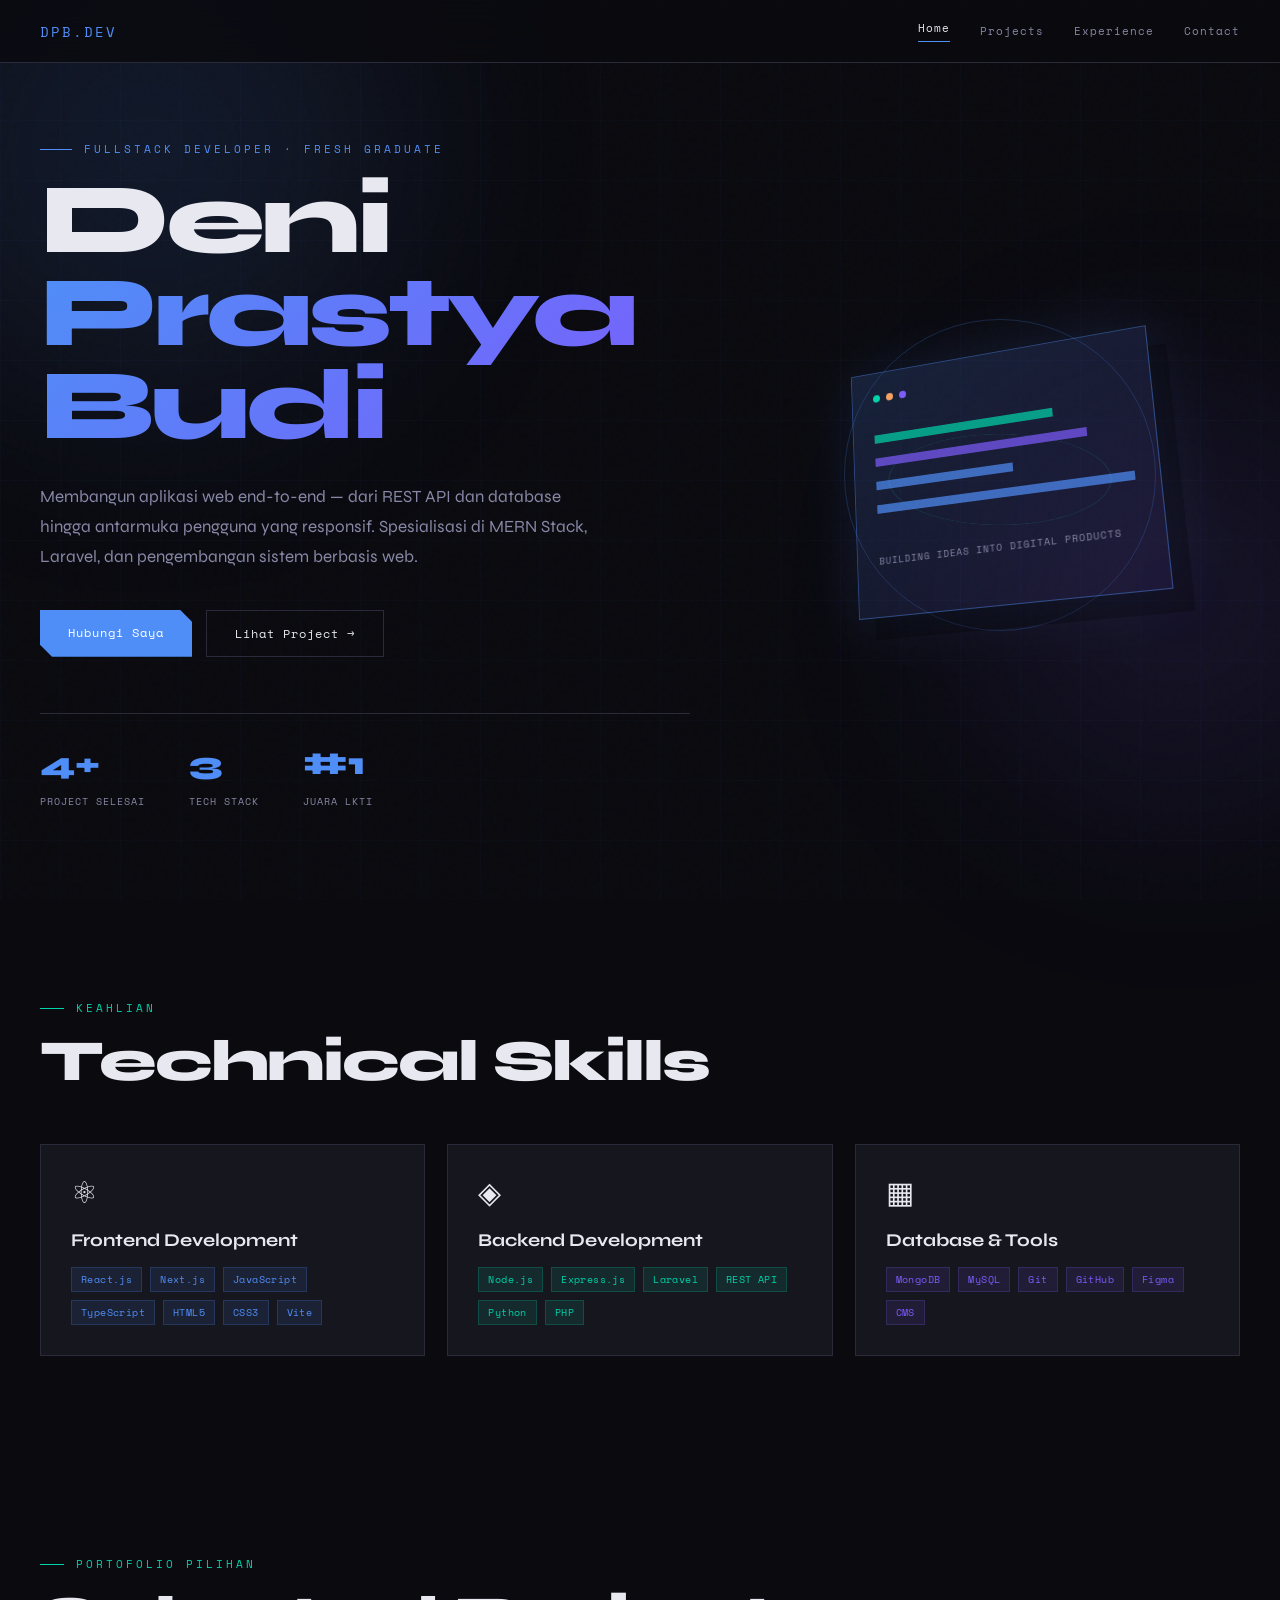
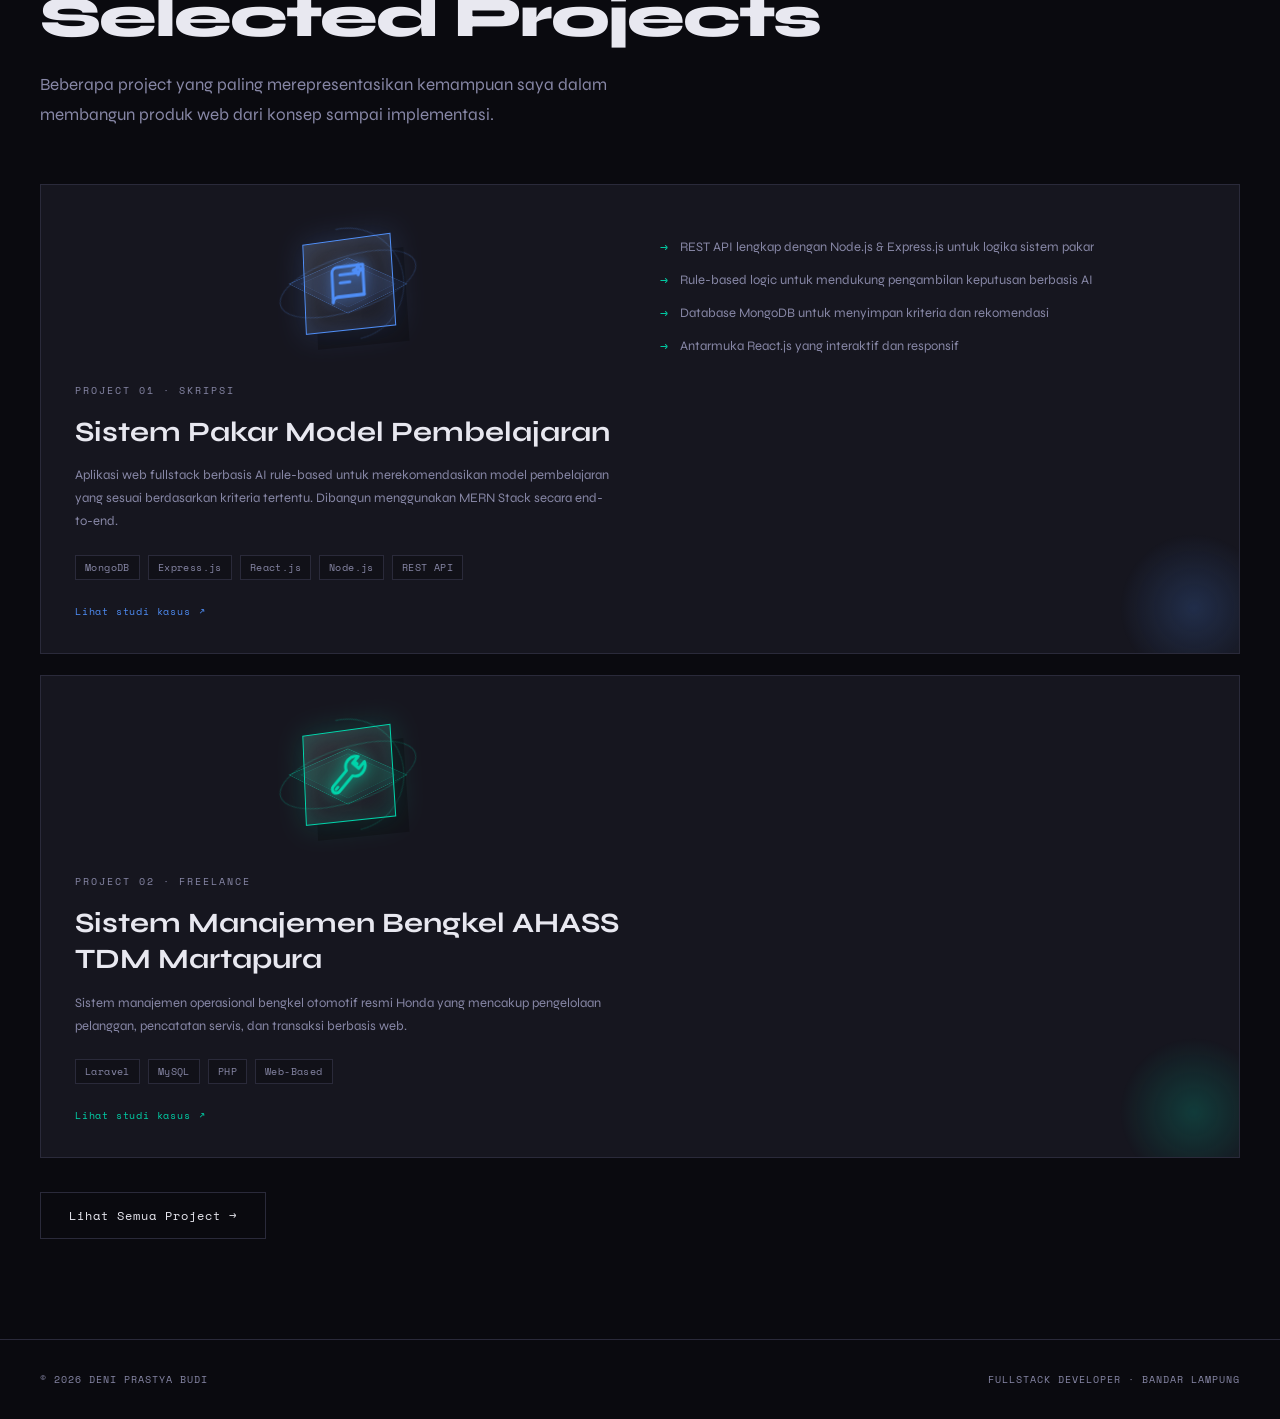
<file: index.html>
<!DOCTYPE html>
<html lang="id">
<head>
  <meta charset="UTF-8"/>
  <meta name="viewport" content="width=device-width, initial-scale=1.0"/>
  <meta name="description" content="Portfolio Deni Prastya Budi, fullstack developer yang membangun aplikasi web end-to-end."/>
  <title>Deni Prastya Budi – Fullstack Developer</title>
  <link rel="preconnect" href="https://fonts.googleapis.com"/>
  <link rel="preconnect" href="https://fonts.gstatic.com" crossorigin/>
  <link href="https://fonts.googleapis.com/css2?family=Space+Mono:wght@400;700&family=Syne:wght@400;600;700;800&display=swap" rel="stylesheet"/>
  <link rel="icon" href="assets/favicon.svg" type="image/svg+xml"/>
  <link rel="stylesheet" href="css/styles.css"/>
</head>
<body data-page="home">
  <div class="site-bg"></div>
  <nav aria-label="Navigasi utama">
    <div class="nav-inner">
      <a class="nav-logo" data-brand href="index.html"></a>
      <button class="menu-toggle" type="button" aria-expanded="false" aria-controls="main-nav">MENU</button>
      <div class="nav-links" id="main-nav" data-nav-list></div>
    </div>
  </nav>
  <main class="page-main" data-page-root><div data-view="home"></div></main>
  <footer><div class="container" data-footer></div></footer>
  <script src="js/data-contract.js" defer></script>
  <script src="js/main.js" defer></script>
</body>
</html>
</file>
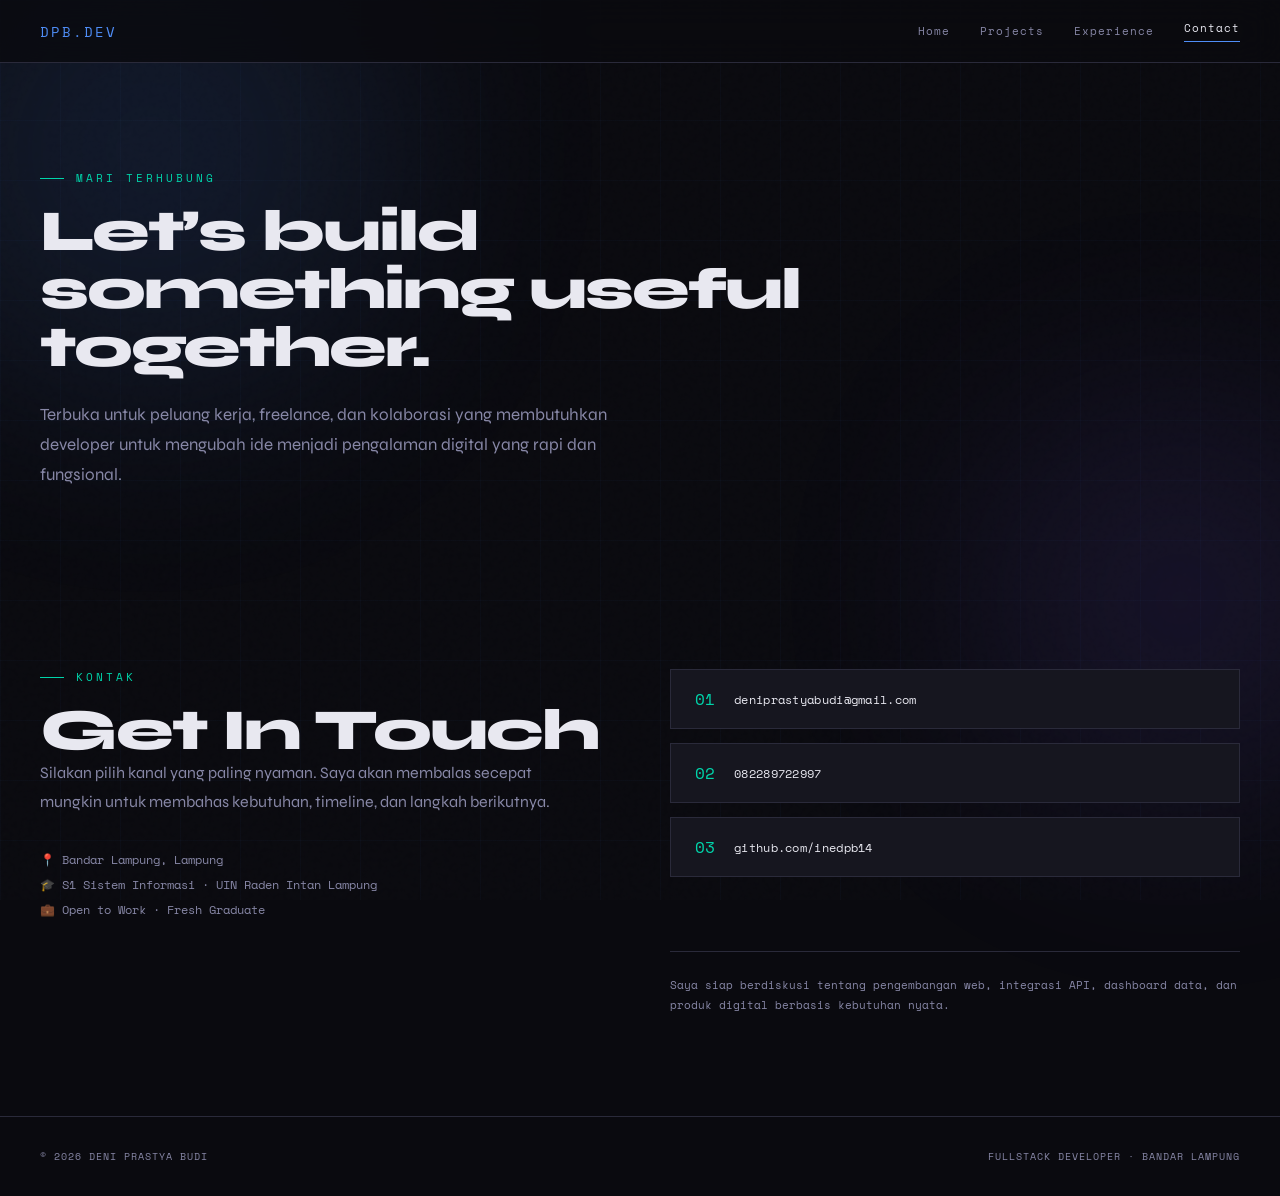
<file: pages/contact.html>
<!DOCTYPE html>
<html lang="id">
<head>
  <meta charset="UTF-8"/>
  <meta name="viewport" content="width=device-width, initial-scale=1.0"/>
  <meta name="description" content="Hubungi Deni Prastya Budi untuk kolaborasi, project web, atau peluang kerja."/>
  <title>Contact – Deni Prastya Budi</title>
  <link rel="preconnect" href="https://fonts.googleapis.com"/>
  <link rel="preconnect" href="https://fonts.gstatic.com" crossorigin/>
  <link href="https://fonts.googleapis.com/css2?family=Space+Mono:wght@400;700&family=Syne:wght@400;600;700;800&display=swap" rel="stylesheet"/>
  <link rel="icon" href="../assets/favicon.svg" type="image/svg+xml"/>
  <link rel="stylesheet" href="../css/styles.css"/>
</head>
<body data-page="contact">
  <div class="site-bg"></div>
  <nav aria-label="Navigasi utama">
    <div class="nav-inner">
      <a class="nav-logo" data-brand href="../index.html"></a>
      <button class="menu-toggle" type="button" aria-expanded="false" aria-controls="main-nav">MENU</button>
      <div class="nav-links" id="main-nav" data-nav-list></div>
    </div>
  </nav>
  <main class="page-main" data-page-root><div data-view="contact"></div></main>
  <footer><div class="container" data-footer></div></footer>
  <script src="../js/data-contract.js" defer></script>
  <script src="../js/main.js" defer></script>
</body>
</html>
</file>
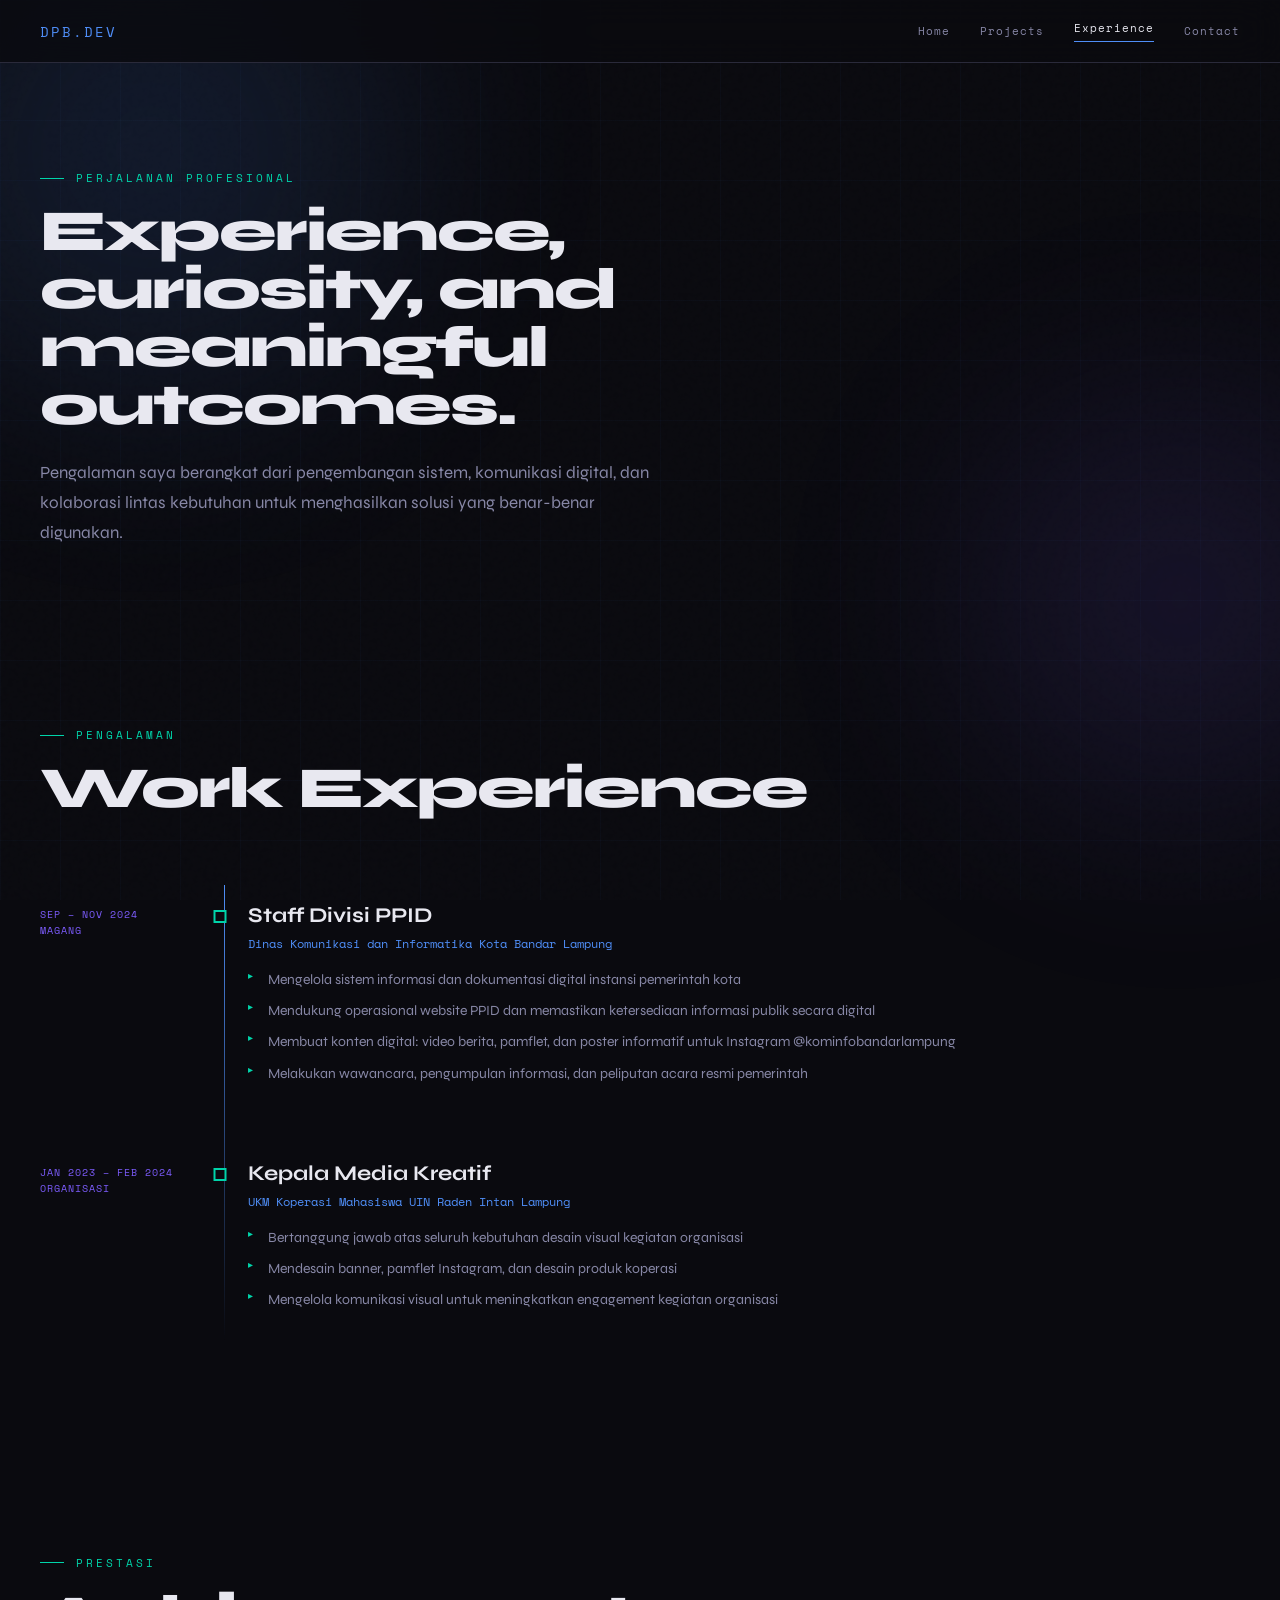
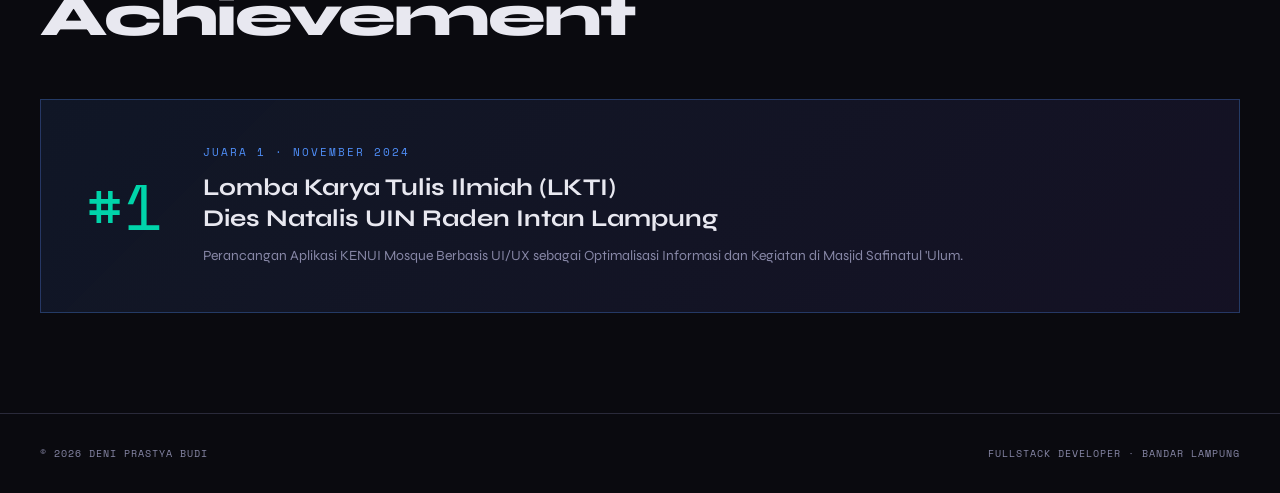
<file: pages/experience.html>
<!DOCTYPE html>
<html lang="id">
<head>
  <meta charset="UTF-8"/>
  <meta name="viewport" content="width=device-width, initial-scale=1.0"/>
  <meta name="description" content="Pengalaman kerja dan pencapaian Deni Prastya Budi sebagai fullstack developer."/>
  <title>Experience & Achievement – Deni Prastya Budi</title>
  <link rel="preconnect" href="https://fonts.googleapis.com"/>
  <link rel="preconnect" href="https://fonts.gstatic.com" crossorigin/>
  <link href="https://fonts.googleapis.com/css2?family=Space+Mono:wght@400;700&family=Syne:wght@400;600;700;800&display=swap" rel="stylesheet"/>
  <link rel="icon" href="../assets/favicon.svg" type="image/svg+xml"/>
  <link rel="stylesheet" href="../css/styles.css"/>
</head>
<body data-page="experience">
  <div class="site-bg"></div>
  <nav aria-label="Navigasi utama">
    <div class="nav-inner">
      <a class="nav-logo" data-brand href="../index.html"></a>
      <button class="menu-toggle" type="button" aria-expanded="false" aria-controls="main-nav">MENU</button>
      <div class="nav-links" id="main-nav" data-nav-list></div>
    </div>
  </nav>
  <main class="page-main" data-page-root><div data-view="experience"></div></main>
  <footer><div class="container" data-footer></div></footer>
  <script src="../js/data-contract.js" defer></script>
  <script src="../js/main.js" defer></script>
</body>
</html>
</file>
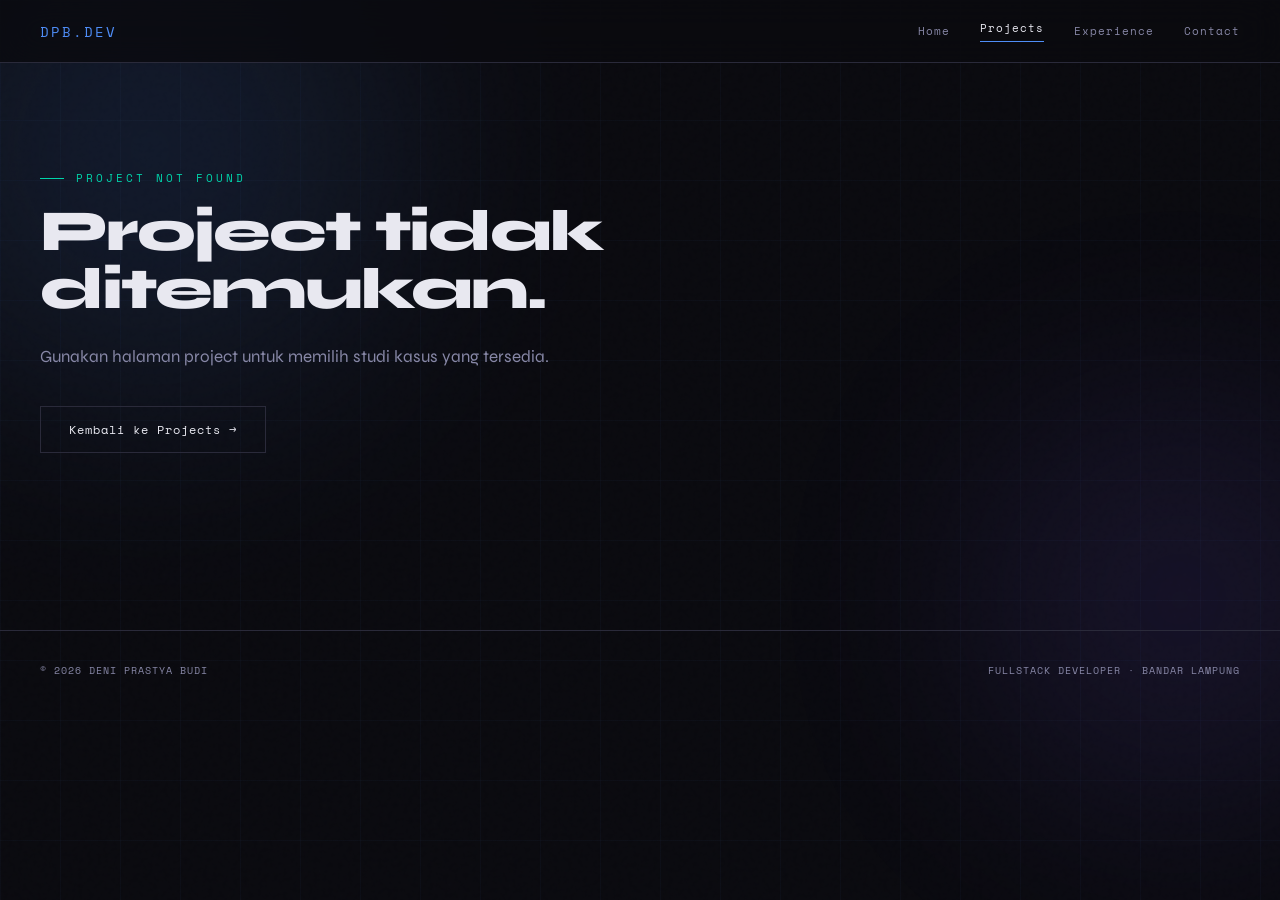
<file: pages/project-detail.html>
<!DOCTYPE html>
<html lang="id">
<head>
  <meta charset="UTF-8"/>
  <meta name="viewport" content="width=device-width, initial-scale=1.0"/>
  <meta name="description" content="Studi kasus project web Deni Prastya Budi."/>
  <title>Project Detail – Deni Prastya Budi</title>
  <link rel="preconnect" href="https://fonts.googleapis.com"/>
  <link rel="preconnect" href="https://fonts.gstatic.com" crossorigin/>
  <link href="https://fonts.googleapis.com/css2?family=Space+Mono:wght@400;700&family=Syne:wght@400;600;700;800&display=swap" rel="stylesheet"/>
  <link rel="icon" href="../assets/favicon.svg" type="image/svg+xml"/>
  <link rel="stylesheet" href="../css/styles.css"/>
</head>
<body data-page="project-detail">
  <div class="site-bg"></div>
  <nav aria-label="Navigasi utama">
    <div class="nav-inner">
      <a class="nav-logo" data-brand href="../index.html"></a>
      <button class="menu-toggle" type="button" aria-expanded="false" aria-controls="main-nav">MENU</button>
      <div class="nav-links" id="main-nav" data-nav-list></div>
    </div>
  </nav>
  <main class="page-main" data-page-root><div data-view="project-detail"></div></main>
  <footer><div class="container" data-footer></div></footer>
  <script src="../js/data-contract.js" defer></script>
  <script src="../js/main.js" defer></script>
</body>
</html>
</file>
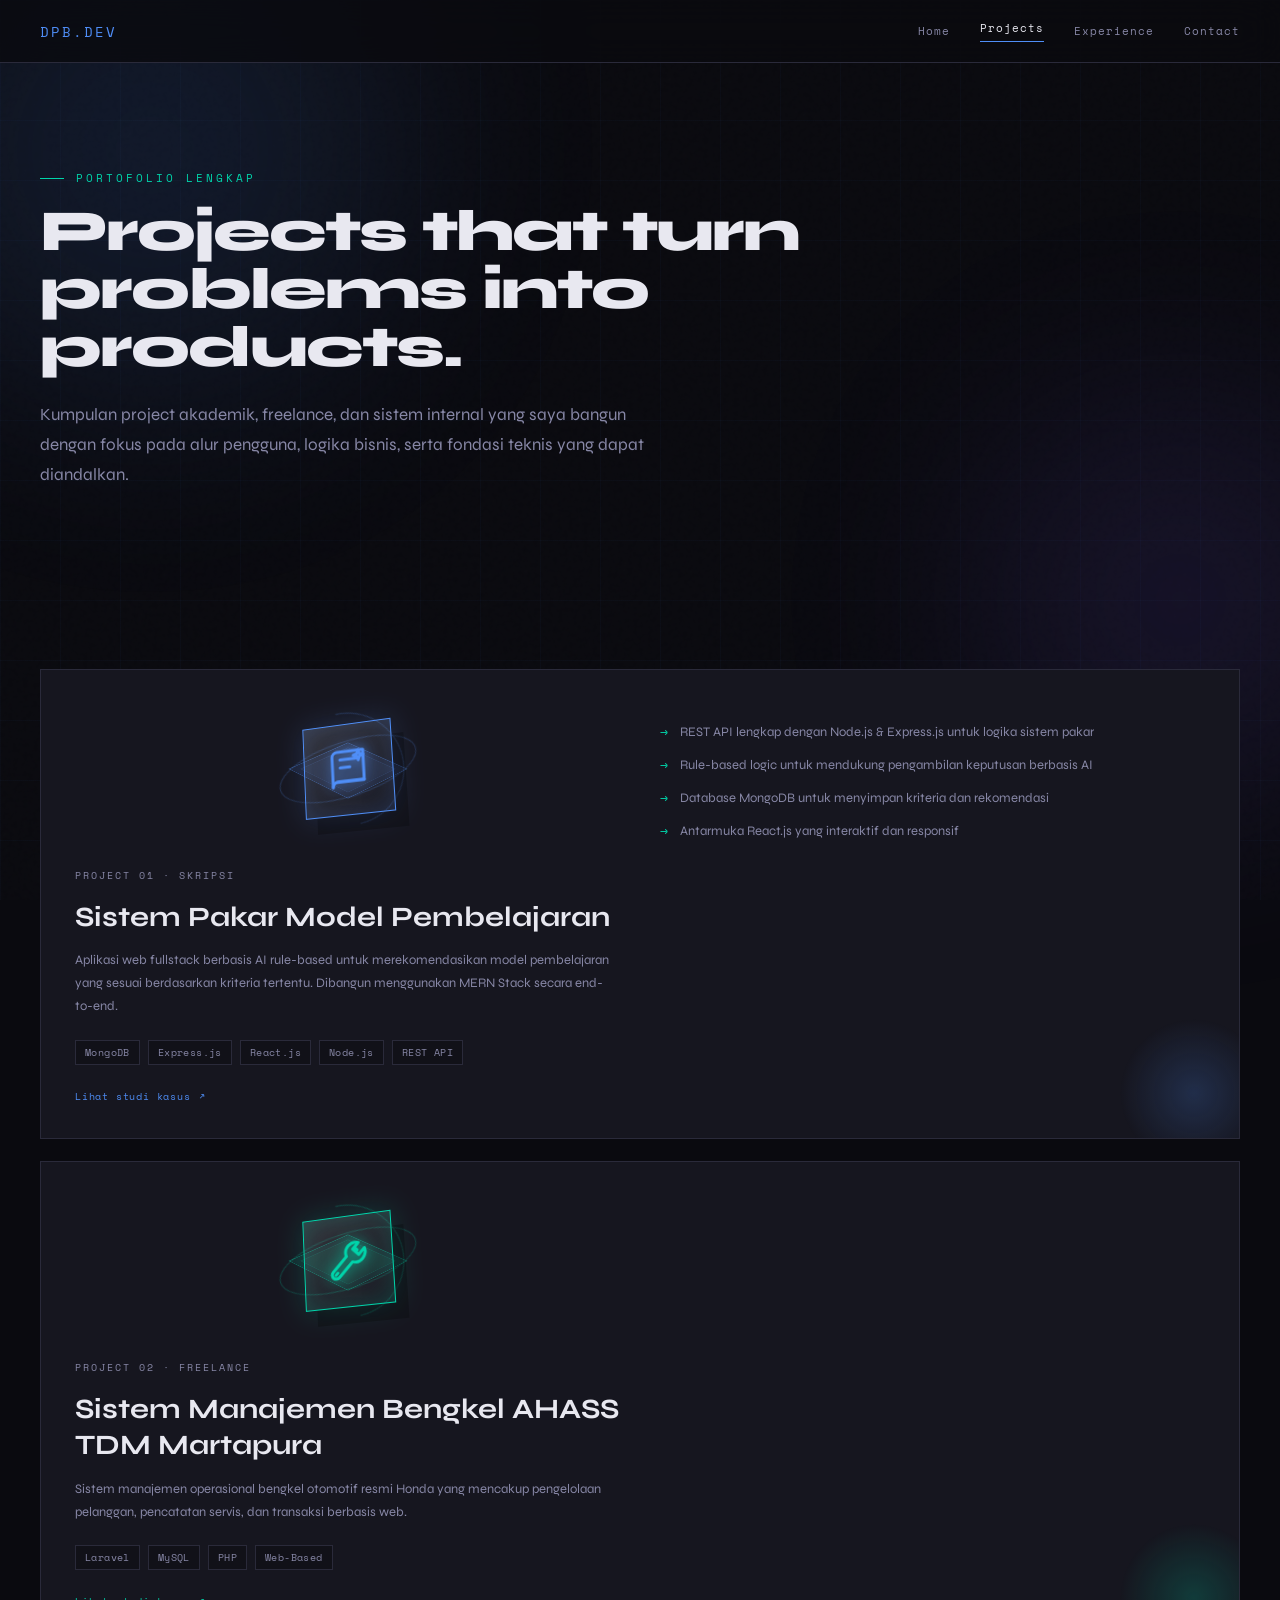
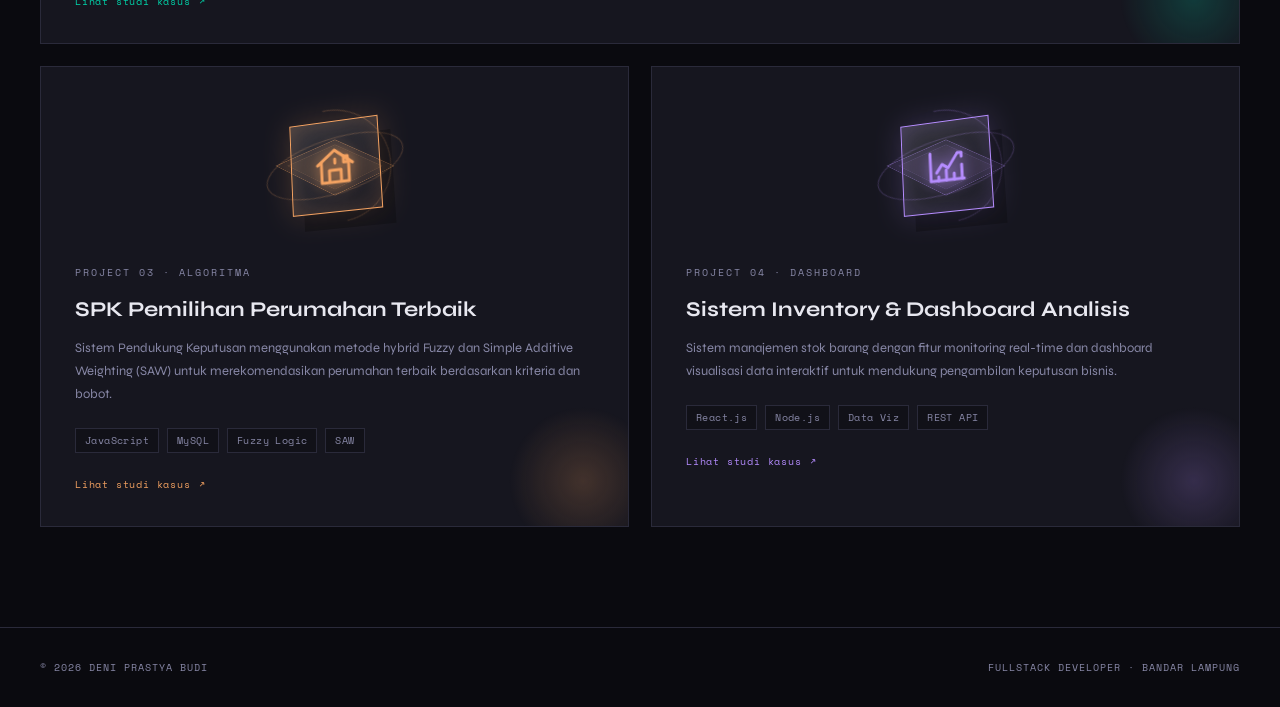
<file: pages/projects.html>
<!DOCTYPE html>
<html lang="id">
<head>
  <meta charset="UTF-8"/>
  <meta name="viewport" content="width=device-width, initial-scale=1.0"/>
  <meta name="description" content="Kumpulan project web Deni Prastya Budi, dari sistem pakar hingga dashboard inventory."/>
  <title>Projects – Deni Prastya Budi</title>
  <link rel="preconnect" href="https://fonts.googleapis.com"/>
  <link rel="preconnect" href="https://fonts.gstatic.com" crossorigin/>
  <link href="https://fonts.googleapis.com/css2?family=Space+Mono:wght@400;700&family=Syne:wght@400;600;700;800&display=swap" rel="stylesheet"/>
  <link rel="icon" href="../assets/favicon.svg" type="image/svg+xml"/>
  <link rel="stylesheet" href="../css/styles.css"/>
</head>
<body data-page="projects">
  <div class="site-bg"></div>
  <nav aria-label="Navigasi utama">
    <div class="nav-inner">
      <a class="nav-logo" data-brand href="../index.html"></a>
      <button class="menu-toggle" type="button" aria-expanded="false" aria-controls="main-nav">MENU</button>
      <div class="nav-links" id="main-nav" data-nav-list></div>
    </div>
  </nav>
  <main class="page-main" data-page-root><div data-view="projects"></div></main>
  <footer><div class="container" data-footer></div></footer>
  <script src="../js/data-contract.js" defer></script>
  <script src="../js/main.js" defer></script>
</body>
</html>
</file>
<file: css/styles.css>
:root {
  --bg: #0a0a0f;
  --surface: #111118;
  --card: #16161f;
  --border: #2a2a3a;
  --accent: #4f8ef7;
  --accent2: #7c5cfc;
  --accent3: #00d4aa;
  --text: #e8e8f0;
  --muted: #8787a6;
  --mono: "Space Mono", monospace;
  --sans: "Syne", sans-serif;
  --container: 1200px;
}

* { margin: 0; padding: 0; box-sizing: border-box; }
html { scroll-behavior: smooth; }
body {
  background: var(--bg);
  color: var(--text);
  font-family: var(--sans);
  overflow-x: hidden;
}
body::before {
  content: "";
  position: fixed;
  inset: 0;
  background-image: url("data:image/svg+xml,%3Csvg viewBox='0 0 200 200' xmlns='http://www.w3.org/2000/svg'%3E%3Cfilter id='n'%3E%3CfeTurbulence type='fractalNoise' baseFrequency='0.9' numOctaves='4' stitchTiles='stitch'/%3E%3C/filter%3E%3Crect width='100%25' height='100%25' filter='url(%23n)' opacity='0.04'/%3E%3C/svg%3E");
  pointer-events: none;
  z-index: 0;
  opacity: 0.4;
}
a { color: inherit; }
.site-bg, .site-bg::before, .site-bg::after {
  position: fixed;
  pointer-events: none;
  z-index: 0;
}
.site-bg {
  inset: 0;
  background-image:
    linear-gradient(rgba(79,142,247,0.03) 1px, transparent 1px),
    linear-gradient(90deg, rgba(79,142,247,0.03) 1px, transparent 1px);
  background-size: 60px 60px;
}
.site-bg::before, .site-bg::after {
  content: "";
  border-radius: 50%;
  filter: blur(120px);
  opacity: 0.12;
}
.site-bg::before {
  width: 500px;
  height: 500px;
  background: var(--accent);
  top: -100px;
  left: -100px;
}
.site-bg::after {
  width: 400px;
  height: 400px;
  background: var(--accent2);
  bottom: 100px;
  right: -100px;
}
section, main, footer { position: relative; z-index: 1; }
.container {
  width: min(100% - 48px, var(--container));
  margin: 0 auto;
}

/* Navigation */
nav {
  position: fixed;
  top: 0;
  left: 0;
  right: 0;
  z-index: 100;
  padding: 20px 0;
  background: rgba(10,10,15,0.82);
  backdrop-filter: blur(20px);
  border-bottom: 1px solid var(--border);
}
.nav-inner {
  width: min(100% - 48px, var(--container));
  margin: 0 auto;
  display: flex;
  justify-content: space-between;
  align-items: center;
}
.nav-logo {
  color: var(--accent);
  font-family: var(--mono);
  font-size: 14px;
  letter-spacing: 2px;
  text-decoration: none;
}
.nav-links { display: flex; gap: 30px; align-items: center; }
.nav-links a {
  color: var(--muted);
  font-family: var(--mono);
  font-size: 11px;
  letter-spacing: 1px;
  text-decoration: none;
  transition: color 0.2s ease;
}
.nav-links a:hover, .nav-links a.active { color: var(--text); }
.nav-links a.active::after {
  content: "";
  display: block;
  height: 1px;
  margin-top: 5px;
  background: var(--accent);
}
.menu-toggle {
  display: none;
  color: var(--text);
  background: transparent;
  border: 1px solid var(--border);
  padding: 8px 10px;
  font-family: var(--mono);
  cursor: pointer;
}

/* Shared typography and buttons */
.page-main { min-height: 70vh; }
.page-hero { padding: 170px 0 80px; }
.page-hero .section-title { max-width: 800px; }
.section-header { margin-bottom: 54px; }
.section-tag, .hero-tag {
  display: flex;
  align-items: center;
  gap: 12px;
  margin-bottom: 16px;
  color: var(--accent3);
  font-family: var(--mono);
  font-size: 11px;
  letter-spacing: 3px;
  text-transform: uppercase;
}
.section-tag::before, .hero-tag::before {
  content: "";
  display: block;
  width: 24px;
  height: 1px;
  background: currentColor;
}
.hero-tag { color: var(--accent); }
.hero-tag::before { width: 32px; }
.section-title {
  font-size: clamp(34px, 5vw, 58px);
  font-weight: 800;
  letter-spacing: -2px;
  line-height: 1;
}
.section-intro, .page-hero-copy {
  max-width: 610px;
  margin-top: 24px;
  color: var(--muted);
  font-size: 17px;
  line-height: 1.75;
}
.btn-primary, .btn-outline {
  display: inline-block;
  padding: 14px 28px;
  font-family: var(--mono);
  font-size: 12px;
  letter-spacing: 1px;
  text-decoration: none;
  transition: transform 0.25s ease, color 0.25s ease, border-color 0.25s ease, background 0.25s ease;
}
.btn-primary {
  color: #fff;
  background: var(--accent);
  clip-path: polygon(0 0, calc(100% - 12px) 0, 100% 12px, 100% 100%, 12px 100%, 0 calc(100% - 12px));
}
.btn-primary:hover { background: #3a7de8; transform: translateY(-3px); }
.btn-outline {
  color: var(--text);
  border: 1px solid var(--border);
}
.btn-outline:hover { color: var(--accent); border-color: var(--accent); transform: translateY(-3px); }
.section-actions { margin-top: 34px; display: flex; gap: 14px; flex-wrap: wrap; }

/* Home */
.hero-section { min-height: 100vh; display: flex; align-items: center; padding: 130px 0 80px; }
.hero-grid {
  display: grid;
  grid-template-columns: 1.15fr 0.85fr;
  gap: 70px;
  align-items: center;
}
.hero-content { max-width: 700px; }
.hero h1 {
  margin-bottom: 30px;
  font-size: clamp(54px, 8vw, 100px);
  font-weight: 800;
  letter-spacing: -4px;
  line-height: 0.93;
}
.hero h1 .line-1 { display: block; color: var(--text); }
.hero h1 .line-2 {
  display: block;
  color: var(--accent);
  background: linear-gradient(135deg, var(--accent), var(--accent2));
  background-clip: text;
  -webkit-background-clip: text;
  -webkit-text-fill-color: transparent;
}
.hero-desc {
  max-width: 570px;
  margin-bottom: 38px;
  color: var(--muted);
  font-size: 17px;
  line-height: 1.75;
}
.hero-cta { display: flex; gap: 14px; flex-wrap: wrap; }
.hero-stats {
  display: flex;
  gap: 44px;
  margin-top: 56px;
  padding-top: 30px;
  border-top: 1px solid var(--border);
}
.stat-num {
  display: block;
  margin-bottom: 7px;
  color: var(--accent);
  font-size: 32px;
  font-weight: 800;
}
.stat-label { color: var(--muted); font-family: var(--mono); font-size: 10px; letter-spacing: 1px; }
.hero-display {
  min-height: 430px;
  display: grid;
  place-items: center;
  position: relative;
  perspective: 1000px;
}
.hero-display::before {
  content: "";
  position: absolute;
  width: 310px;
  height: 310px;
  border: 1px solid rgba(79,142,247,0.22);
  border-radius: 50%;
  animation: orbitSpin 16s linear infinite;
}
.hero-display::after {
  content: "";
  position: absolute;
  width: 220px;
  height: 220px;
  border: 1px solid rgba(0,212,170,0.18);
  border-radius: 50%;
  transform: rotateX(66deg) rotateZ(-20deg);
  animation: orbitPulse 5s ease-in-out infinite;
}
.hero-panel {
  width: min(100%, 320px);
  min-height: 260px;
  padding: 24px;
  position: relative;
  z-index: 1;
  background: linear-gradient(145deg, rgba(79,142,247,0.18), rgba(124,92,252,0.08));
  border: 1px solid rgba(79,142,247,0.4);
  box-shadow: 18px 22px 0 rgba(0,0,0,0.25), 0 0 60px rgba(79,142,247,0.13);
  transform: rotateX(12deg) rotateY(-18deg) rotateZ(-4deg);
  animation: heroFloat 5s ease-in-out infinite;
}
.panel-top { display: flex; gap: 7px; margin-bottom: 36px; }
.panel-top span { width: 8px; height: 8px; border-radius: 50%; background: var(--accent3); }
.panel-top span:nth-child(2) { background: #f4a261; }
.panel-top span:nth-child(3) { background: var(--accent2); }
.code-line { height: 9px; margin-bottom: 16px; background: var(--accent); opacity: 0.7; }
.code-line:nth-child(2) { width: 72%; background: var(--accent3); }
.code-line:nth-child(3) { width: 84%; background: var(--accent2); }
.code-line:nth-child(4) { width: 55%; }
.code-caption { margin-top: 42px; color: var(--muted); font-family: var(--mono); font-size: 10px; letter-spacing: 1px; }

/* Skills */
.skills-section, .projects-section, .experience-section, .achievement-section, .contact-section { padding: 100px 0; }
.skills-grid { display: grid; grid-template-columns: repeat(3, 1fr); gap: 22px; }
.skill-card {
  padding: 30px;
  background: var(--card);
  border: 1px solid var(--border);
  position: relative;
  overflow: hidden;
  transition: border-color 0.3s ease, transform 0.3s ease;
}
.skill-card::before {
  content: "";
  position: absolute;
  top: 0; left: 0; right: 0;
  height: 2px;
  background: linear-gradient(90deg, var(--accent), var(--accent2));
  transform: scaleX(0);
  transform-origin: left;
  transition: transform 0.3s ease;
}
.skill-card:hover { border-color: var(--accent); transform: translateY(-5px); }
.skill-card:hover::before { transform: scaleX(1); }
.skill-icon { margin-bottom: 18px; font-size: 30px; }
.skill-name { margin-bottom: 16px; font-size: 18px; font-weight: 700; }
.skill-tags, .project-stack { display: flex; flex-wrap: wrap; gap: 8px; }
.tag, .stack-tag {
  padding: 4px 9px;
  border: 1px solid rgba(79,142,247,0.2);
  color: var(--accent);
  background: rgba(79,142,247,0.1);
  font-family: var(--mono);
  font-size: 10px;
  letter-spacing: 0.4px;
}
.tag.green { color: var(--accent3); background: rgba(0,212,170,0.1); border-color: rgba(0,212,170,0.2); }
.tag.purple { color: var(--accent2); background: rgba(124,92,252,0.1); border-color: rgba(124,92,252,0.2); }

/* Projects and 3D project visual */
.projects-grid { display: grid; grid-template-columns: repeat(2, 1fr); gap: 22px; }
.project-card {
  --project-accent: var(--accent);
  --project-glow: rgba(79,142,247,0.2);
  min-width: 0;
  padding: 34px;
  background: var(--card);
  border: 1px solid var(--border);
  position: relative;
  overflow: hidden;
  cursor: pointer;
  transform-style: preserve-3d;
  transition: border-color 0.45s ease, transform 0.45s ease, box-shadow 0.45s ease;
  animation: projectReveal 0.8s ease both;
}
.project-card:nth-child(2) { animation-delay: 0.1s; }
.project-card:nth-child(3) { animation-delay: 0.2s; }
.project-card:nth-child(4) { animation-delay: 0.3s; }
.project-card[data-project="workshop"] { --project-accent: var(--accent3); --project-glow: rgba(0,212,170,0.2); }
.project-card[data-project="housing"] { --project-accent: #f4a261; --project-glow: rgba(244,162,97,0.2); }
.project-card[data-project="inventory"] { --project-accent: #b58cff; --project-glow: rgba(181,140,255,0.2); }
.project-card:hover {
  border-color: var(--project-accent);
  transform: perspective(1000px) translateY(-10px) rotateX(var(--rotate-x, 1deg)) rotateY(var(--rotate-y, -1deg));
  box-shadow: 0 24px 60px rgba(0,0,0,0.3), 0 0 34px var(--project-glow);
}
.project-card:focus-visible { outline: 2px solid var(--project-accent); outline-offset: 5px; }
.project-card::after {
  content: "";
  width: 150px;
  height: 150px;
  position: absolute;
  right: -30px;
  bottom: -30px;
  background: radial-gradient(circle, var(--project-glow) 0%, transparent 70%);
  pointer-events: none;
}
.project-card.featured { grid-column: span 2; display: grid; grid-template-columns: 1fr 1fr; gap: 40px; }
.project-card.featured .project-name { font-size: 28px; }
.project-visual {
  min-height: 150px;
  margin: -10px -10px 24px;
  display: grid;
  place-items: center;
  position: relative;
  perspective: 900px;
  isolation: isolate;
}
.project-visual::before, .project-visual::after {
  content: "";
  position: absolute;
  border: 1px solid var(--project-accent);
  border-radius: 50%;
  opacity: 0.22;
  pointer-events: none;
}
.project-visual::before {
  width: 142px; height: 54px;
  transform: rotate(-18deg) translateZ(-10px);
  animation: orbitPulse 4.8s ease-in-out infinite;
}
.project-visual::after {
  width: 112px; height: 112px;
  border-left-color: transparent;
  border-bottom-color: transparent;
  transform: rotate(32deg) translateZ(-10px);
  animation: orbitSpin 12s linear infinite;
}
.project-icon-wrap {
  width: 106px; height: 106px;
  display: grid;
  place-items: center;
  position: relative;
  z-index: 1;
  transform-style: preserve-3d;
  animation: iconFloat 4.2s ease-in-out infinite;
}
.project-icon-wrap::before, .project-icon-wrap::after {
  content: "";
  position: absolute;
  inset: 10px;
  border: 1px solid var(--project-accent);
  background: var(--project-glow);
  transform: translateZ(-18px) rotateX(62deg) rotateZ(45deg);
  opacity: 0.45;
}
.project-icon-wrap::after { inset: 18px; transform: translateZ(-30px) rotateX(62deg) rotateZ(45deg); opacity: 0.18; }
.project-icon {
  width: 92px; height: 92px;
  display: grid;
  place-items: center;
  color: var(--project-accent);
  background: linear-gradient(145deg, rgba(255,255,255,0.13), rgba(255,255,255,0.015));
  border: 1px solid var(--project-accent);
  box-shadow: inset 0 0 24px var(--project-glow), 12px 16px 0 rgba(0,0,0,0.24), 0 0 28px var(--project-glow);
  transform: translateZ(18px) rotateX(12deg) rotateY(-18deg) rotateZ(-3deg);
  transition: transform 0.5s cubic-bezier(.2,.8,.2,1), box-shadow 0.5s ease;
}
.project-icon svg { width: 48px; height: 48px; stroke: currentColor; stroke-width: 1.5; fill: none; stroke-linecap: round; stroke-linejoin: round; filter: drop-shadow(0 0 8px currentColor); }
.project-card:hover .project-icon-wrap { animation-play-state: paused; transform: translateY(-5px) rotateX(-4deg) rotateY(9deg); }
.project-card:hover .project-icon {
  transform: translateZ(26px) rotateX(4deg) rotateY(-8deg) rotateZ(2deg) scale(1.05);
  box-shadow: inset 0 0 28px var(--project-glow), 16px 20px 0 rgba(0,0,0,0.22), 0 0 42px var(--project-glow);
}
.project-num { margin-bottom: 16px; color: var(--muted); font-family: var(--mono); font-size: 10px; letter-spacing: 2px; }
.project-name { margin-bottom: 14px; color: var(--text); font-size: 21px; font-weight: 700; line-height: 1.3; }
.project-desc { margin-bottom: 22px; color: var(--muted); font-size: 13px; line-height: 1.75; }
.stack-tag { color: var(--muted); background: var(--surface); border-color: var(--border); }
.project-detail-link {
  display: inline-flex;
  align-items: center;
  gap: 8px;
  margin-top: 24px;
  color: var(--project-accent);
  font-family: var(--mono);
  font-size: 10px;
  letter-spacing: 0.8px;
  text-decoration: none;
  transition: gap 0.25s ease, color 0.25s ease;
}
.project-detail-link:hover { gap: 13px; color: var(--text); }
.project-highlights { padding-top: 18px; }
.highlight { display: flex; gap: 12px; margin-bottom: 13px; color: var(--muted); font-size: 13px; line-height: 1.55; }
.highlight::before { content: "→"; flex-shrink: 0; color: var(--accent3); font-family: var(--mono); }

/* Project detail */
.detail-shell {
  width: min(100% - 48px, 920px);
  margin: 0 auto;
  padding: 116px 0 0;
}
.detail-back {
  display: inline-flex;
  gap: 8px;
  margin: 20px 0 28px;
  color: var(--muted);
  font-family: var(--mono);
  font-size: 11px;
  text-decoration: none;
  transition: color 0.2s ease, gap 0.2s ease;
}
.detail-back:hover { gap: 12px; color: var(--text); }
.detail-header {
  padding: 14px 0 36px;
  border-bottom: 1px solid var(--border);
}
.detail-tag-row { display: flex; flex-wrap: wrap; gap: 8px; margin-bottom: 18px; }
.detail-tag {
  padding: 5px 10px;
  color: var(--muted);
  border: 1px solid var(--border);
  font-family: var(--mono);
  font-size: 10px;
  letter-spacing: 0.7px;
}
.detail-header h1 {
  max-width: 760px;
  margin-bottom: 18px;
  font-size: clamp(38px, 7vw, 72px);
  font-weight: 800;
  letter-spacing: -3px;
  line-height: 0.98;
}
.detail-lede { max-width: 650px; margin-bottom: 28px; color: var(--muted); font-size: 17px; line-height: 1.75; }
.detail-cta-row { display: flex; flex-wrap: wrap; gap: 14px; }
.detail-cover { margin: 34px 0; }
.detail-cover-art {
  min-height: 330px;
  display: grid;
  place-items: center;
  position: relative;
  overflow: hidden;
  background:
    linear-gradient(rgba(79,142,247,0.06) 1px, transparent 1px),
    linear-gradient(90deg, rgba(79,142,247,0.06) 1px, transparent 1px),
    linear-gradient(135deg, rgba(79,142,247,0.1), rgba(124,92,252,0.08));
  background-size: 42px 42px, 42px 42px, auto;
  border: 1px solid var(--border);
  isolation: isolate;
}
.detail-cover-art::before, .detail-cover-art::after {
  content: "";
  position: absolute;
  border: 1px solid var(--project-accent, var(--accent));
  border-radius: 50%;
  opacity: 0.25;
}
.detail-cover-art::before { width: 310px; height: 120px; transform: rotate(-20deg); animation: orbitPulse 4.8s ease-in-out infinite; }
.detail-cover-art::after { width: 230px; height: 230px; border-left-color: transparent; border-bottom-color: transparent; transform: rotate(25deg); animation: orbitSpin 12s linear infinite; }
.detail-cover-art[data-project="workshop"] { --project-accent: var(--accent3); }
.detail-cover-art[data-project="housing"] { --project-accent: #f4a261; }
.detail-cover-art[data-project="inventory"] { --project-accent: #b58cff; }
.detail-cover-art .project-icon-wrap { transform: scale(1.35); }
.detail-cover-label {
  position: absolute;
  right: 24px;
  bottom: 20px;
  color: var(--muted);
  font-family: var(--mono);
  font-size: 10px;
  letter-spacing: 1.5px;
  text-transform: uppercase;
}
.detail-cover-caption { margin-top: 11px; color: var(--muted); font-family: var(--mono); font-size: 10px; }
.detail-info-grid {
  display: grid;
  grid-template-columns: repeat(4, 1fr);
  gap: 20px;
  padding: 25px 0;
  border-top: 1px solid var(--border);
  border-bottom: 1px solid var(--border);
}
.detail-info-label { margin-bottom: 6px; color: var(--muted); font-family: var(--mono); font-size: 9px; letter-spacing: 1px; text-transform: uppercase; }
.detail-info-value { color: var(--text); font-size: 13px; line-height: 1.4; }
.detail-block { padding: 38px 0; border-bottom: 1px solid var(--border); }
.detail-heading { display: flex; align-items: baseline; gap: 13px; margin-bottom: 18px; font-size: 25px; font-weight: 700; letter-spacing: -0.8px; }
.detail-number { color: var(--accent3); font-family: var(--mono); font-size: 11px; letter-spacing: 1px; }
.detail-block p { max-width: 680px; margin-bottom: 14px; color: var(--muted); font-size: 14px; line-height: 1.8; }
.detail-sub { margin: 25px 0 8px; color: var(--text); font-size: 16px; }
.detail-list { max-width: 680px; margin-top: 20px; list-style: none; }
.detail-list li { margin-bottom: 10px; padding-left: 22px; position: relative; color: var(--muted); font-size: 14px; line-height: 1.6; }
.detail-list li::before { content: "—"; position: absolute; left: 0; color: var(--accent); }
.detail-stack-grid { display: grid; grid-template-columns: repeat(auto-fill, minmax(150px, 1fr)); gap: 10px; }
.detail-stack-item { padding: 14px; color: var(--text); background: var(--surface); border: 1px solid var(--border); font-family: var(--mono); font-size: 11px; }
.detail-gallery { display: grid; grid-template-columns: repeat(3, 1fr); gap: 12px; }
.detail-gallery-item { min-height: 150px; display: flex; flex-direction: column; justify-content: space-between; padding: 14px; color: var(--text); background: var(--surface); border: 1px solid var(--border); }
.detail-gallery-art { min-height: 96px; display: grid; place-items: center; margin-bottom: 18px; color: var(--project-accent, var(--accent)); background: linear-gradient(135deg, rgba(79,142,247,0.16), rgba(124,92,252,0.07)); border: 1px solid var(--border); font-size: 28px; font-weight: 800; }
.detail-gallery-item span { color: var(--muted); font-family: var(--mono); font-size: 10px; }
.detail-stats { display: grid; grid-template-columns: repeat(3, 1fr); gap: 14px; }
.detail-stat { padding-left: 15px; border-left: 2px solid var(--accent); }
.detail-stat-value { color: var(--text); font-size: 24px; font-weight: 800; }
.detail-stat-label { margin-top: 3px; color: var(--muted); font-size: 11px; line-height: 1.5; }
.detail-project-nav { display: flex; justify-content: space-between; gap: 20px; padding: 40px 0; border-bottom: 1px solid var(--border); }
.detail-project-nav a { max-width: 44%; color: var(--text); font-size: 15px; font-weight: 700; line-height: 1.35; text-decoration: none; transition: color 0.2s ease; }
.detail-project-nav a:hover { color: var(--accent); }
.detail-project-nav .next { text-align: right; }
.detail-direction { display: block; margin-bottom: 7px; color: var(--muted); font-family: var(--mono); font-size: 10px; font-weight: 400; letter-spacing: 0.7px; }
.detail-contact-cta { padding: 52px 0 76px; text-align: center; }
.detail-contact-cta p { margin: 0 auto 20px; color: var(--muted); }

/* Experience and achievements */
.timeline { position: relative; }
.timeline::before {
  content: "";
  position: absolute;
  top: 14px; bottom: 14px; left: 184px;
  width: 1px;
  background: linear-gradient(var(--accent), transparent);
}
.exp-card {
  display: grid;
  grid-template-columns: 160px 1fr;
  gap: 48px;
  padding: 32px 0 36px;
  position: relative;
}
.exp-card::before {
  content: "";
  width: 9px; height: 9px;
  position: absolute;
  top: 39px; left: 180px;
  border: 2px solid var(--accent3);
  background: var(--bg);
  transform: translateX(-50%);
}
.exp-date { padding-top: 4px; color: var(--accent2); font-family: var(--mono); font-size: 10px; letter-spacing: 1px; line-height: 1.6; }
.exp-role { margin-bottom: 7px; font-size: 21px; font-weight: 700; }
.exp-company { margin-bottom: 16px; color: var(--accent); font-family: var(--mono); font-size: 12px; }
.exp-points { list-style: none; }
.exp-points li { margin-bottom: 8px; padding-left: 20px; position: relative; color: var(--muted); font-size: 14px; line-height: 1.65; }
.exp-points li::before { content: "▸"; position: absolute; left: 0; color: var(--accent3); font-size: 10px; }
.achievement-card {
  display: flex;
  gap: 40px;
  align-items: center;
  padding: 44px;
  background: linear-gradient(135deg, rgba(79,142,247,0.1), rgba(124,92,252,0.09));
  border: 1px solid rgba(79,142,247,0.3);
}
.achievement-badge { flex-shrink: 0; color: var(--accent3); font-family: var(--mono); font-size: 64px; line-height: 1; }
.achievement-label { margin-bottom: 12px; color: var(--accent); font-family: var(--mono); font-size: 11px; letter-spacing: 2px; text-transform: uppercase; }
.achievement-title { margin-bottom: 10px; font-size: 24px; font-weight: 700; line-height: 1.3; }
.achievement-sub { color: var(--muted); font-size: 14px; line-height: 1.7; }

/* Contact */
.contact-grid { display: grid; grid-template-columns: 1fr 1fr; gap: 60px; align-items: start; }
.contact-info p { max-width: 520px; margin-bottom: 30px; color: var(--muted); font-size: 16px; line-height: 1.8; }
.contact-facts { color: var(--muted); font-family: var(--mono); font-size: 12px; line-height: 2.1; }
.contact-links { display: flex; flex-direction: column; gap: 14px; }
.contact-link { display: flex; align-items: center; gap: 15px; padding: 17px 20px; color: var(--text); background: var(--card); border: 1px solid var(--border); text-decoration: none; transition: color 0.2s ease, border-color 0.2s ease, transform 0.2s ease; }
.contact-link:hover { color: var(--accent); border-color: var(--accent); transform: translateX(5px); }
.contact-link-icon { width: 28px; color: var(--accent3); font-family: var(--mono); text-align: center; }
.contact-link-label { font-family: var(--mono); font-size: 12px; letter-spacing: 0.3px; }
.contact-note { margin-top: 60px; padding-top: 24px; color: var(--muted); border-top: 1px solid var(--border); font-family: var(--mono); font-size: 11px; line-height: 1.8; }

/* Footer and motion */
footer { padding: 32px 0; border-top: 1px solid var(--border); }
footer .container { display: flex; justify-content: space-between; align-items: center; gap: 20px; }
footer p { color: var(--muted); font-family: var(--mono); font-size: 10px; letter-spacing: 1px; }
.fade-up { animation: fadeUp 0.7s ease both; }
.fade-up-2 { animation: fadeUp 0.7s 0.15s ease both; }
.fade-up-3 { animation: fadeUp 0.7s 0.3s ease both; }
.fade-up-4 { animation: fadeUp 0.7s 0.45s ease both; }
@keyframes fadeUp { from { opacity: 0; transform: translateY(26px); } to { opacity: 1; transform: translateY(0); } }
@keyframes projectReveal { from { opacity: 0; transform: translateY(24px) scale(0.98); } to { opacity: 1; transform: translateY(0) scale(1); } }
@keyframes iconFloat { 0%, 100% { transform: translateY(0) rotateZ(0deg); } 50% { transform: translateY(-10px) rotateZ(2deg); } }
@keyframes heroFloat { 0%, 100% { transform: rotateX(12deg) rotateY(-18deg) rotateZ(-4deg) translateY(0); } 50% { transform: rotateX(16deg) rotateY(-13deg) rotateZ(-2deg) translateY(-13px); } }
@keyframes orbitSpin { to { transform: rotate(392deg) translateZ(-10px); } }
@keyframes orbitPulse { 0%, 100% { opacity: 0.16; transform: rotate(-18deg) scale(0.94); } 50% { opacity: 0.34; transform: rotate(-18deg) scale(1.05); } }
.js .reveal { opacity: 0; transform: translateY(24px); transition: opacity 0.7s ease, transform 0.7s ease; }
.js .reveal.is-visible { opacity: 1; transform: translateY(0); }

@media (prefers-reduced-motion: reduce) {
  html { scroll-behavior: auto; }
  *, *::before, *::after { animation-duration: 0.01ms !important; animation-iteration-count: 1 !important; transition-duration: 0.01ms !important; }
  .project-card:hover, .project-card:hover .project-icon-wrap, .project-card:hover .project-icon, .hero-panel { transform: none; }
}
@media (max-width: 768px) {
  .container, .nav-inner { width: min(100% - 32px, var(--container)); }
  nav { padding: 16px 0; }
  .menu-toggle { display: block; }
  .nav-links {
    display: none;
    position: absolute;
    top: 100%;
    left: 16px;
    right: 16px;
    padding: 14px;
    flex-direction: column;
    align-items: stretch;
    gap: 0;
    background: rgba(17,17,24,0.98);
    border: 1px solid var(--border);
  }
  .nav-links.is-open { display: flex; }
  .nav-links a { padding: 13px 10px; }
  .nav-links a.active::after { display: none; }
  .hero-section { padding: 120px 0 65px; }
  .hero-grid { grid-template-columns: 1fr; gap: 40px; }
  .hero-display { min-height: 300px; }
  .hero h1 { font-size: clamp(52px, 15vw, 80px); }
  .hero-stats { gap: 24px; flex-wrap: wrap; }
  .skills-grid, .projects-grid, .contact-grid { grid-template-columns: 1fr; }
  .project-card.featured { grid-column: span 1; grid-template-columns: 1fr; gap: 10px; }
  .project-card { padding: 26px; }
  .project-card.featured .project-name { font-size: 24px; }
  .detail-shell { width: min(100% - 32px, 920px); padding-top: 95px; }
  .detail-cover-art { min-height: 270px; }
  .detail-cover-art .project-icon-wrap { transform: scale(1.1); }
  .detail-cover-label { right: 14px; bottom: 14px; font-size: 9px; }
  .detail-info-grid { grid-template-columns: repeat(2, 1fr); gap: 20px 14px; }
  .detail-gallery, .detail-stats { grid-template-columns: 1fr; }
  .detail-project-nav a { max-width: 48%; font-size: 13px; }
  .page-hero { padding: 130px 0 60px; }
  .skills-section, .projects-section, .experience-section, .achievement-section, .contact-section { padding: 70px 0; }
  .timeline::before { left: 7px; }
  .exp-card { grid-template-columns: 1fr; gap: 12px; padding: 28px 0 28px 30px; }
  .exp-card::before { left: 7px; top: 34px; }
  .achievement-card { align-items: flex-start; flex-direction: column; gap: 22px; padding: 30px; }
  .contact-grid { gap: 38px; }
  footer .container { flex-direction: column; text-align: center; }
}
</file>
